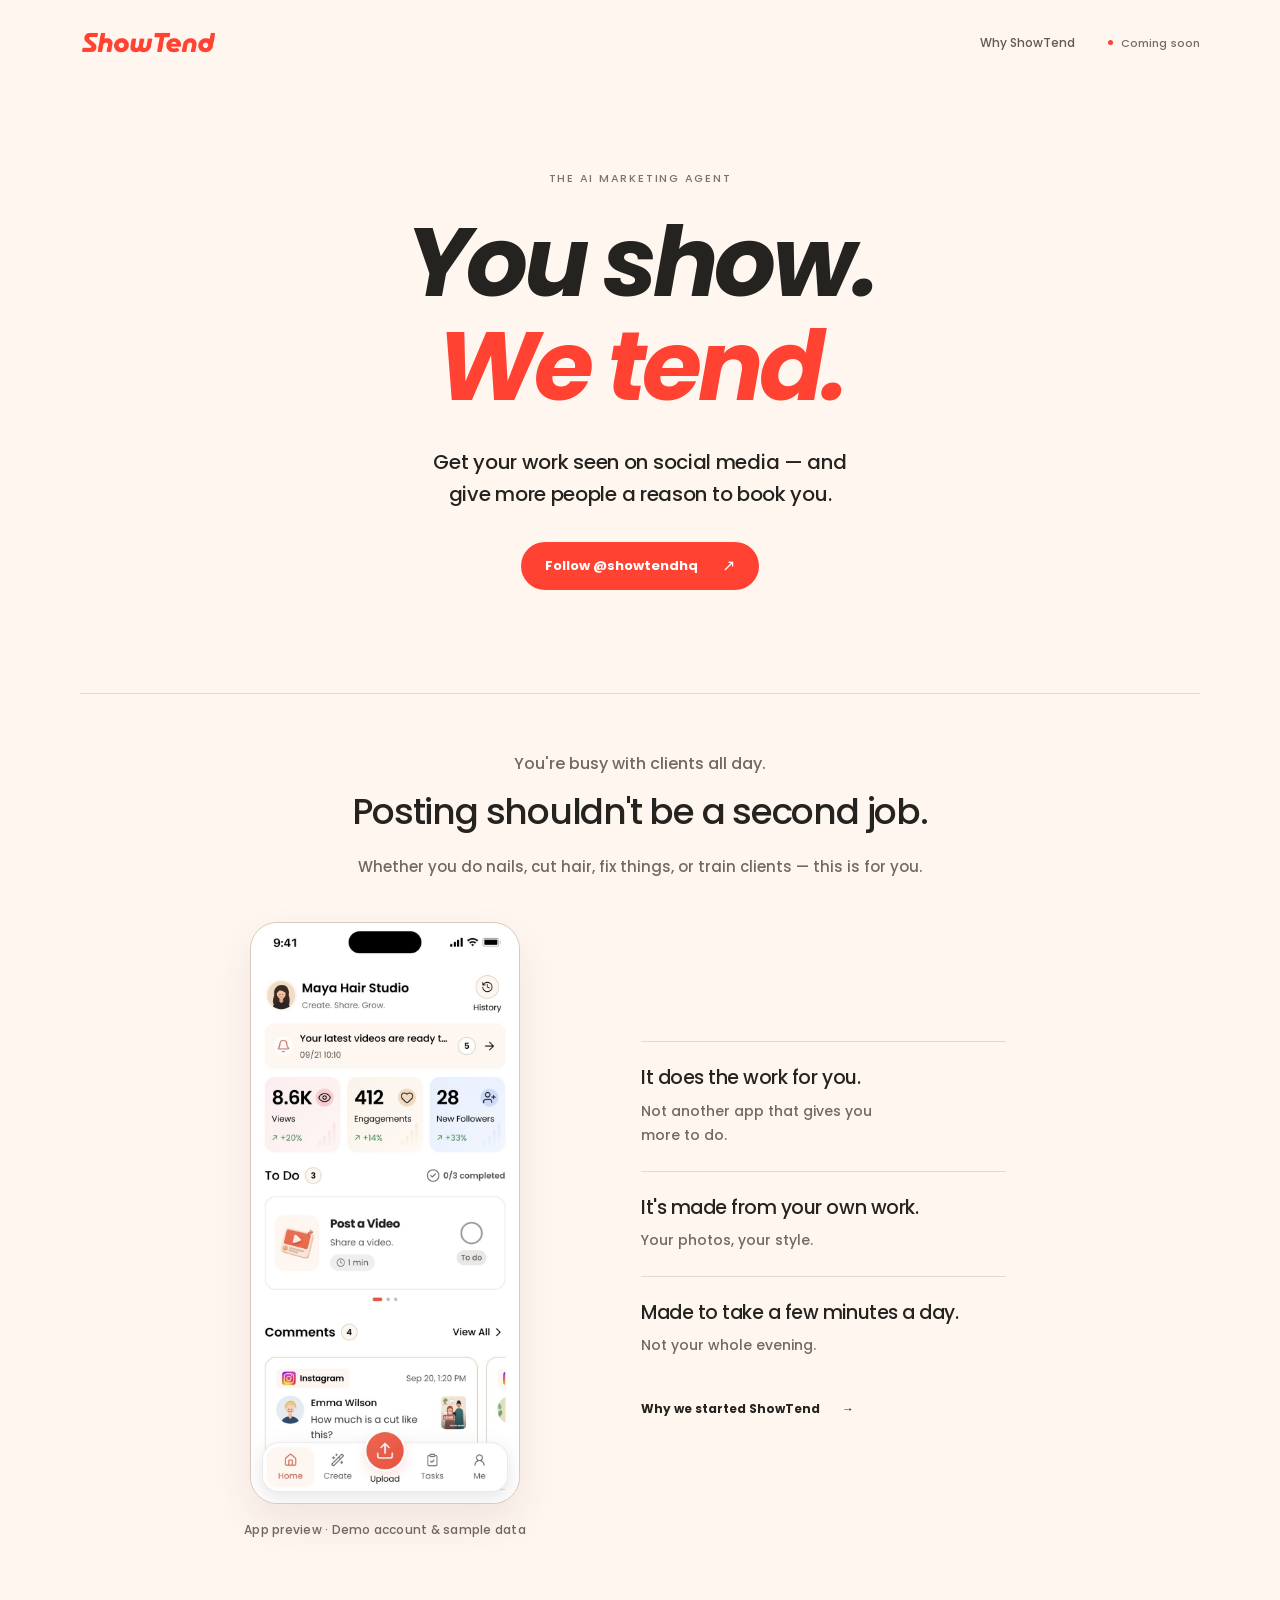
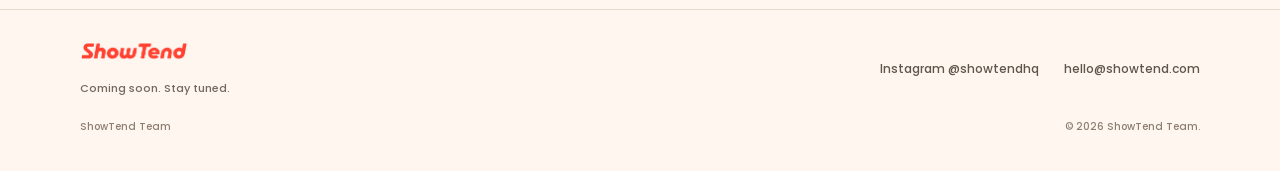
<file: index.html>
<!doctype html>
<html lang="en">
<head>
  <meta charset="utf-8">
  <meta name="viewport" content="width=device-width, initial-scale=1">
  <title>ShowTend | The AI Marketing Agent That Gets You Seen</title>
  <meta name="description" content="Get your work seen on social media — and give more people a reason to book you. ShowTend, the AI marketing agent for people who work for themselves. Coming soon.">
  <meta property="og:type" content="website">
  <meta property="og:site_name" content="ShowTend">
  <meta property="og:title" content="ShowTend | You show. We tend.">
  <meta property="og:description" content="Get your work seen on social media — and give more people a reason to book you. Coming soon.">
  <link rel="canonical" href="https://www.showtend.com/">
  <meta property="og:url" content="https://www.showtend.com/">
  <meta property="og:image" content="https://www.showtend.com/assets/og-image.jpg">
  <meta property="og:image:width" content="1200">
  <meta property="og:image:height" content="630">
  <meta property="og:image:alt" content="ShowTend: You show. We tend. Get your work seen on social media.">
  <meta name="twitter:card" content="summary_large_image">
  <meta name="theme-color" content="#fff6f0">
  <link rel="icon" href="assets/favicon-32.png" sizes="32x32" type="image/png">
  <link rel="apple-touch-icon" href="assets/apple-touch-icon.png">
  <link rel="preload" href="fonts/poppins-700-italic.woff2" as="font" type="font/woff2" crossorigin>
  <link rel="preload" href="fonts/poppins-500.woff2" as="font" type="font/woff2" crossorigin>
  <link rel="stylesheet" href="styles.css?v=11.1">
  <link rel="stylesheet" href="second-screen.css?v=11.1">
</head>
<body>
  <a class="skip" href="#main">Skip to content</a>
  <header class="site-header">
    <div class="wrap header-row">
      <a class="brand" href="index.html" aria-label="ShowTend home"><img src="assets/logo-red.png" alt="ShowTend" width="434" height="74"></a>
      <nav aria-label="Main"><a href="why.html">Why ShowTend</a><span class="soon"><i aria-hidden="true"></i>Coming soon</span></nav>
    </div>
  </header>
  <main id="main">
    <section class="wrap hero" aria-labelledby="hero-h">
      <p class="eyebrow">The AI marketing agent</p>
      <h1 id="hero-h">You show.<br><span>We tend.</span></h1>
      <p class="hero-result">Get your work seen on social media — and give more people a reason to book you.</p>
      <a class="button" href="https://www.instagram.com/showtendhq/" rel="me">Follow @showtendhq <span aria-hidden="true">↗</span></a>
    </section>

    <section id="overview" class="wrap introduction revised-introduction" aria-labelledby="intro-h">
      <div class="intro-heading">
        <p class="intro-context">You're busy with clients all day.</p>
        <h2 id="intro-h">Posting shouldn't be a second job.</h2>
        <p class="audience">Whether you do nails, cut hair, fix things, or train clients — this is for you.</p>
      </div>
      <div class="intro-layout">
        <figure class="product-preview">
          <div class="preview-mat">
            <div class="screen-frame"><img src="assets/app-home-demo.jpg" alt="ShowTend app home screen with a demo salon account, sample activity and example comments" width="780" height="1688" loading="lazy"></div>
          </div>
          <figcaption>App preview · Demo account &amp; sample data</figcaption>
        </figure>
        <div class="intro-details">
          <div class="benefits">
            <div><h3>It does the work for you.</h3><p>Not another app that gives you more to do.</p></div>
            <div><h3>It's made from your own work.</h3><p>Your photos, your style.</p></div>
            <div><h3>Made to take a few minutes a day.</h3><p>Not your whole evening.</p></div>
          </div>
          <a class="quiet-link" href="why.html">Why we started ShowTend <span aria-hidden="true">→</span></a>
        </div>
      </div>
    </section>
  </main>
  <footer class="site-footer">
    <div class="wrap footer-main">
      <div class="footer-brand"><a class="brand" href="index.html" aria-label="ShowTend home"><img src="assets/logo-red.png" alt="ShowTend" width="434" height="74"></a><p>Coming soon. Stay tuned.</p></div>
      <div class="footer-links"><a href="https://www.instagram.com/showtendhq/" rel="me">Instagram @showtendhq</a><a href="mailto:hello@showtend.com">hello@showtend.com</a></div>
    </div>
    <div class="wrap footer-meta">
      <p>ShowTend Team</p>
      <p>© 2026 ShowTend Team.</p>
    </div>
  </footer>
</body>
</html>
</file>
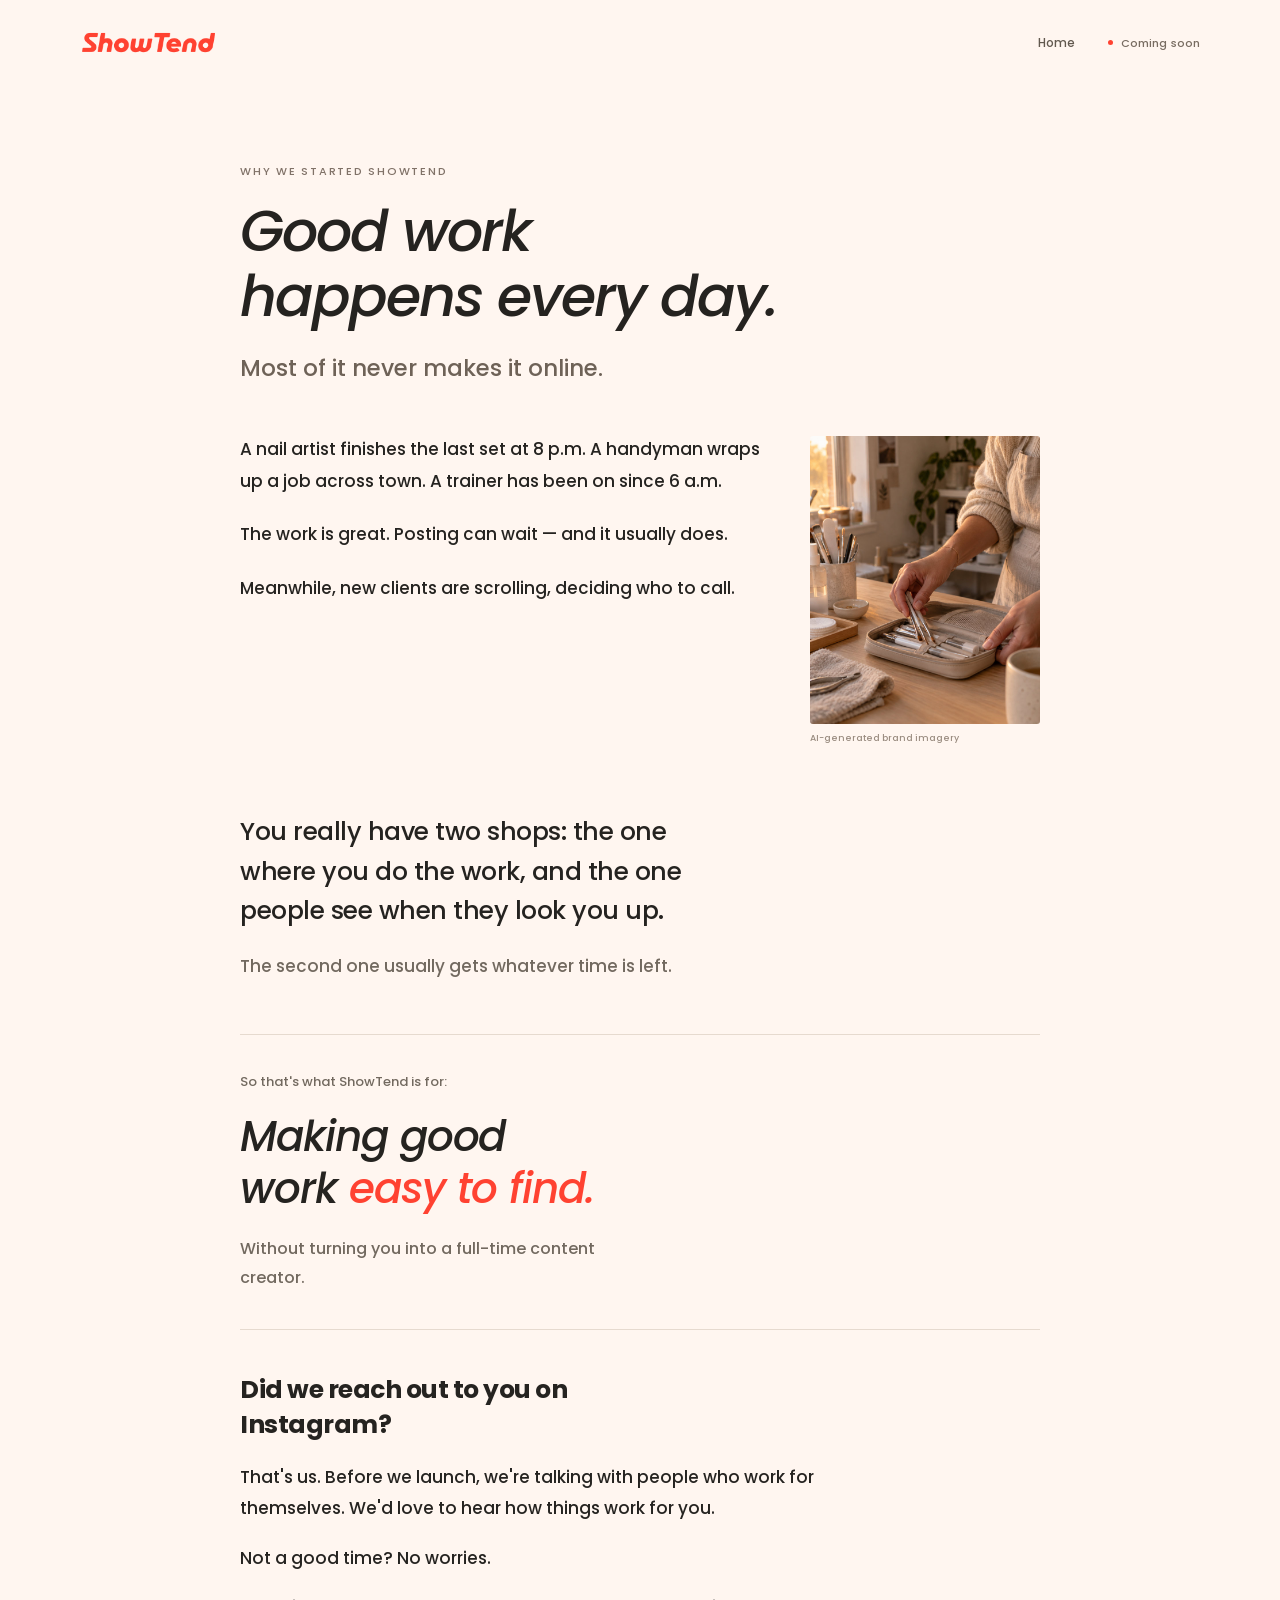
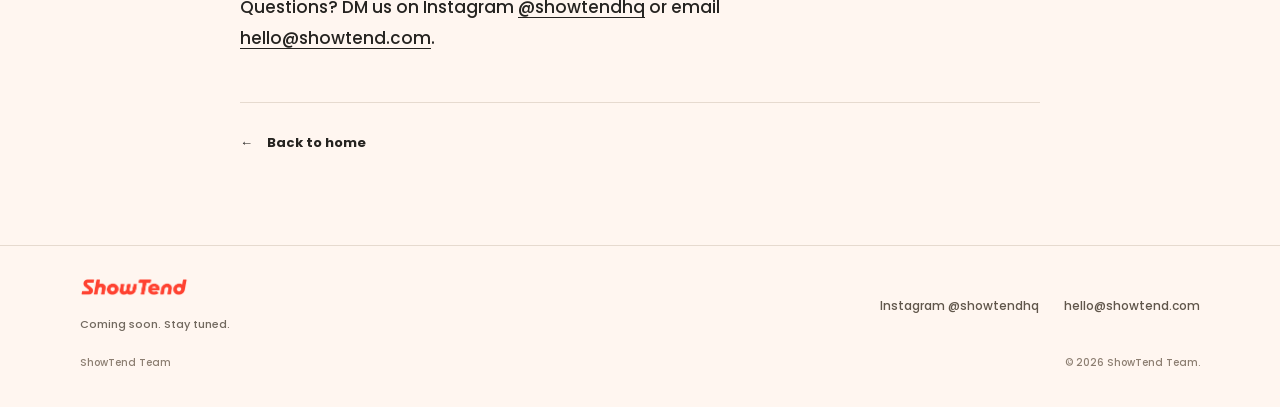
<file: why.html>
<!doctype html>
<html lang="en">
<head>
  <meta charset="utf-8">
  <meta name="viewport" content="width=device-width, initial-scale=1">
  <title>Why We Started ShowTend | ShowTend</title>
  <meta name="description" content="Good work happens every day. Most of it never makes it online. That's why we started ShowTend: to make good work easy to find.">
  <meta property="og:type" content="article">
  <meta property="og:site_name" content="ShowTend">
  <meta property="og:title" content="Why we started ShowTend">
  <meta property="og:description" content="Making good work easy to find — without turning you into a full-time content creator.">
  <link rel="canonical" href="https://www.showtend.com/why.html">
  <meta property="og:url" content="https://www.showtend.com/why.html">
  <meta property="og:image" content="https://www.showtend.com/assets/og-image.jpg">
  <meta property="og:image:width" content="1200">
  <meta property="og:image:height" content="630">
  <meta property="og:image:alt" content="ShowTend: You show. We tend. Get your work seen on social media.">
  <meta name="twitter:card" content="summary_large_image">
  <meta name="theme-color" content="#fff6f0">
  <link rel="icon" href="assets/favicon-32.png" sizes="32x32" type="image/png">
  <link rel="apple-touch-icon" href="assets/apple-touch-icon.png">
  <link rel="preload" href="fonts/poppins-500-italic.woff2" as="font" type="font/woff2" crossorigin>
  <link rel="preload" href="fonts/poppins-500.woff2" as="font" type="font/woff2" crossorigin>
  <link rel="stylesheet" href="styles.css?v=11.1">
</head>
<body>
  <a class="skip" href="#main">Skip to content</a>
  <header class="site-header">
    <div class="wrap header-row">
      <a class="brand" href="index.html" aria-label="ShowTend home"><img src="assets/logo-red.png" alt="ShowTend" width="434" height="74"></a>
      <nav aria-label="Main"><a href="index.html">Home</a><span class="soon"><i aria-hidden="true"></i>Coming soon</span></nav>
    </div>
  </header>
  <main id="main" class="article-shell">
    <article class="story-article">
      <header class="article-header">
        <p class="eyebrow">Why we started ShowTend</p>
        <h1>Good work happens every day.</h1>
        <p class="article-deck">Most of it never makes it online.</p>
      </header>

      <div class="article-body">
        <figure class="article-photo"><img src="assets/why-work.jpg" alt="Hands putting away work tools in warm evening light" width="800" height="1000"><figcaption>AI-generated brand imagery</figcaption></figure>
        <p>A nail artist finishes the last set at 8 p.m. A handyman wraps up a job across town. A trainer has been on since 6 a.m.</p>
        <p>The work is great. Posting can wait — and it usually does.</p>
        <p>Meanwhile, new clients are scrolling, deciding who to call.</p>

        <div class="article-section shops">
          <p class="article-emphasis">You really have two shops: the one where you do the work, and the one people see when they look you up.</p>
          <p>The second one usually gets whatever time is left.</p>
        </div>

        <div class="mission">
          <p>So that's what ShowTend is for:</p>
          <h2>Making good work <span>easy to find.</span></h2>
          <p>Without turning you into a full-time content creator.</p>
        </div>

        <section class="article-section reach" aria-labelledby="reach-h">
          <h2 id="reach-h">Did we reach out to you on Instagram?</h2>
          <p>That's us. Before we launch, we're talking with people who work for themselves. We'd love to hear how things work for you.</p>
          <p>Not a good time? No worries.</p>
          <p>Questions? DM us on Instagram <a href="https://www.instagram.com/showtendhq/" rel="me">@showtendhq</a> or email <a href="mailto:hello@showtend.com">hello@showtend.com</a>.</p>
        </section>

        <div class="article-end"><a class="quiet-link" href="index.html"><span aria-hidden="true">←</span> Back to home</a></div>
      </div>
    </article>
  </main>
  <footer class="site-footer">
    <div class="wrap footer-main">
      <div class="footer-brand"><a class="brand" href="index.html" aria-label="ShowTend home"><img src="assets/logo-red.png" alt="ShowTend" width="434" height="74"></a><p>Coming soon. Stay tuned.</p></div>
      <div class="footer-links"><a href="https://www.instagram.com/showtendhq/" rel="me">Instagram @showtendhq</a><a href="mailto:hello@showtend.com">hello@showtend.com</a></div>
    </div>
    <div class="wrap footer-meta">
      <p>ShowTend Team</p>
      <p>© 2026 ShowTend Team.</p>
    </div>
  </footer>
</body>
</html>
</file>
<file: styles.css>
@font-face{font-family:Poppins;src:url('fonts/poppins-700-italic.woff2') format('woff2');font-weight:700;font-style:italic;font-display:swap}
@font-face{font-family:Poppins;src:url('fonts/poppins-500-italic.woff2') format('woff2');font-weight:500;font-style:italic;font-display:swap}
@font-face{font-family:Poppins;src:url('fonts/poppins-500.woff2') format('woff2');font-weight:500;font-style:normal;font-display:swap}
@font-face{font-family:Poppins;src:url('fonts/poppins-700.woff2') format('woff2');font-weight:700;font-style:normal;font-display:swap}

/* 两个主要画面共用一套比例，正文和产品预览退到品牌主句之后。 */
:root{--paper:#fff6f0;--ink:#252320;--muted:#72695f;--red:#ff4231;--red-hover:#df321f;--line:#e6dacf;--oat:#e4ceba;--font:Poppins,Arial,Helvetica,sans-serif}
*{box-sizing:border-box}
html{-webkit-text-size-adjust:100%;font-synthesis:none}
body{margin:0;background:var(--paper);color:var(--ink);font-family:var(--font);font-weight:500;font-size:16px;line-height:1.65;-webkit-font-smoothing:antialiased}
h1,h2,h3,p,figure{margin:0}
img{display:block;max-width:100%;height:auto}
a{color:inherit}
a:focus-visible{outline:2px solid var(--ink);outline-offset:5px}
.wrap{width:min(calc(100% - 64px),1120px);margin-inline:auto}
.skip{position:absolute;top:-70px;left:16px;z-index:20;padding:10px 14px;background:var(--ink);color:#fff}
.skip:focus{top:10px}
.brand{display:inline-block;flex:none}
.brand img{width:137px}
.site-header{padding-block:31px}
.header-row{display:flex;align-items:center;justify-content:space-between;gap:25px}
.header-row nav{display:flex;align-items:center;gap:33px;font-size:12px}
.header-row nav a{text-decoration:none;color:#62594f}
.header-row nav a:hover{color:var(--ink)}
.soon{display:inline-flex;align-items:center;gap:8px;white-space:nowrap;color:#786c61;font-size:11px;letter-spacing:.01em}
.soon i{display:block;width:5px;height:5px;border-radius:50%;background:var(--red)}
.eyebrow{color:#807268;font-size:11px;line-height:1.5;letter-spacing:.16em;text-transform:uppercase}
.hero{text-align:center;padding-block:85px 103px}
.hero h1{margin-top:23px;font-size:clamp(74px,7.6vw,101px);font-weight:700;font-style:italic;line-height:1.07;letter-spacing:-.045em}
.hero h1 span{font-weight:700;color:var(--red)}
.hero-result{max-width:550px;margin:28px auto 0;font-size:20px;line-height:1.6;letter-spacing:-.015em;text-wrap:balance}
.button{display:inline-flex;align-items:center;justify-content:center;gap:24px;min-height:48px;padding:0 24px;margin-top:32px;background:var(--red);border-radius:999px;color:#fff;text-decoration:none;font-size:13px;font-weight:700;transition:background .15s}
.button:hover{background:var(--red-hover)}
.button span{font-size:16px;font-weight:500}
.introduction{display:grid;grid-template-columns:minmax(0,1fr) minmax(0,1fr);gap:clamp(50px,7vw,105px);align-items:center;padding-block:70px 75px;border-top:1px solid var(--line)}
.intro-copy{padding-block:24px}
.intro-copy h2{max-width:22ch;font-size:32px;font-weight:500;line-height:1.37;letter-spacing:-.025em;text-wrap:balance}
.intro-copy h2 span{display:block;margin-top:8px}
.audience{max-width:36ch;margin-top:25px;font-size:16px;line-height:1.75;color:var(--muted)}
.benefits{margin-top:36px;display:grid;gap:19px}
.benefits h3{font-size:15px;line-height:1.45;font-weight:700;letter-spacing:-.012em}
.benefits p{margin-top:3px;font-size:14px;color:var(--muted);line-height:1.65}
.quiet-link{display:inline-flex;align-items:center;gap:14px;font-size:13px;font-weight:700;text-decoration:none}
.quiet-link:hover{color:var(--red-hover)}
.intro-copy>.quiet-link{margin-top:33px}
.product-preview{width:100%;max-width:460px;justify-self:center}
.preview-mat{position:relative;display:flex;align-items:center;justify-content:center;padding:17px 25px 25px}
.preview-mat:before{content:"";position:absolute;inset:65px 0 48px 0;background:#f0e1d3;border-radius:7px}
.screen-frame{position:relative;width:300px;border:1px solid #d7c9bb;border-radius:24px;background:#fffaf6;padding:8px;box-shadow:0 20px 42px rgba(91,62,41,.10);overflow:hidden}
.screen-frame img{width:100%;border-radius:16px}
.product-preview figcaption{text-align:center;font-size:12px;color:var(--muted);letter-spacing:.045em;margin-top:8px}

/* 页脚收拢联系与主体信息，避免出现第二个宣告区。 */
.site-footer{padding-block:32px 36px;border-top:1px solid var(--line)}
.footer-main{display:flex;align-items:center;justify-content:space-between;gap:28px}
.footer-main .brand img{width:108px}
.footer-brand>p{font-size:11px;color:var(--muted);margin-top:10px}
.footer-links{display:flex;align-items:center;gap:25px;font-size:12px;color:#60564b}
.footer-links a{text-decoration:none}
.footer-links a:hover{color:var(--red-hover)}
.footer-meta{display:flex;justify-content:space-between;gap:22px;margin-top:22px;font-size:10px;line-height:1.65;color:#8c7e71}

/* 为什么页采用连续的短文排版，使命句成为文章中的视觉重点。 */
.article-shell{padding-block:78px 90px}
.story-article{width:min(calc(100% - 64px),800px);margin-inline:auto}
.article-header{margin-bottom:49px}
.article-header h1{max-width:19ch;margin-top:19px;font-size:57px;line-height:1.14;font-weight:500;font-style:italic;letter-spacing:-.035em;text-wrap:balance}
.article-deck{margin-top:22px;font-size:23px;line-height:1.5;color:#6e6257}
.article-body{font-size:17px;line-height:1.85}
.article-body>p{margin-bottom:22px}
.article-photo{float:right;width:230px;margin:2px 0 26px 43px}
.article-photo img{aspect-ratio:4/5;object-fit:cover;border-radius:3px}
.article-photo figcaption{margin-top:8px;font-size:9px;line-height:1.4;color:#998b7f}
.article-section{clear:both;padding-top:42px}
.article-emphasis{max-width:31ch;font-size:25px;line-height:1.58;letter-spacing:-.02em}
.shops>p+p{margin-top:20px;color:var(--muted)}
.mission{clear:both;margin-block:52px 0;padding-block:35px 36px;border-top:1px solid var(--line);border-bottom:1px solid var(--line)}
.mission>p:first-child{font-size:13px;color:var(--muted)}
.mission h2{max-width:22ch;margin-top:17px;font-size:42px;line-height:1.24;letter-spacing:-.025em;font-weight:500;font-style:italic;text-wrap:balance}
.mission h2 span{color:var(--red);font-weight:500}
.mission>p:last-child{margin-top:18px;max-width:37ch;font-size:16px;color:var(--muted)}
.reach h2{max-width:27ch;margin-bottom:20px;font-size:25px;line-height:1.4;letter-spacing:-.02em}
.reach p{max-width:60ch}
.reach p+p{margin-top:18px}
.reach a{text-decoration-thickness:1px;text-underline-offset:4px}
.article-end{display:flex;justify-content:space-between;align-items:center;gap:20px;margin-top:47px;padding-top:28px;border-top:1px solid var(--line)}
.article-end>p{font-size:13px;color:var(--muted)}

@media(max-width:900px){
  .introduction{gap:35px}
  .intro-copy h2{font-size:29px}
  .preview-mat{padding-inline:14px}
  .screen-frame{width:280px}
  .footer-meta{font-size:10px}
}
@media(max-width:700px){
  .wrap{width:min(calc(100% - 40px),1120px)}
  .site-header{padding-block:25px}
  .brand img{width:115px}
  .header-row nav{gap:17px;font-size:11px}
  .soon{font-size:10px;gap:6px}
  .soon i{width:4px;height:4px}
  .hero{padding-block:69px 75px}
  .eyebrow{font-size:9px;letter-spacing:.13em}
  .hero h1{margin-top:20px;font-size:clamp(53px,13.5vw,73px);line-height:1.1;letter-spacing:-.035em}
  .hero-result{max-width:30ch;margin-top:23px;font-size:17px;line-height:1.65}
  .button{margin-top:26px;min-height:47px;font-size:12px;gap:20px;padding-inline:21px}
  .introduction{grid-template-columns:1fr;gap:33px;padding-block:49px 58px}
  .intro-copy{padding:0}
  .intro-copy h2{max-width:25ch;font-size:27px;line-height:1.4}
  .intro-copy h2 span{margin-top:5px}
  .audience{margin-top:20px;max-width:36ch;font-size:15px}
  .benefits{margin-top:27px;gap:16px}
  .benefits h3{font-size:14px}
  .benefits p{font-size:13px}
  .intro-copy>.quiet-link{margin-top:25px}
  .product-preview{max-width:370px}
  .preview-mat{padding:15px 18px 22px}
  .preview-mat:before{inset:53px 0 45px}
  .screen-frame{width:285px;border-radius:23px;padding:7px}
  .product-preview figcaption{margin-top:5px;font-size:12px}
  .site-footer{padding-block:27px 31px}
  .footer-main{align-items:flex-start;gap:20px}
  .footer-main .brand img{width:91px}
  .footer-brand>p{font-size:10px;max-width:14ch}
  .footer-links{flex-direction:column;align-items:flex-end;gap:7px;font-size:11px}
  .footer-meta{flex-direction:column;gap:6px;margin-top:21px;font-size:10px}
  .article-shell{padding-block:51px 58px}
  .story-article{width:min(calc(100% - 40px),800px)}
  .article-header{margin-bottom:32px}
  .article-header h1{font-size:41px;line-height:1.18;max-width:18ch}
  .article-deck{font-size:19px;margin-top:19px}
  .article-body{font-size:15px;line-height:1.85}
  .article-body>p{margin-bottom:19px}
  .article-photo{float:none;width:100%;margin:0 0 29px}
  .article-photo img{aspect-ratio:16/9;object-position:center 58%}
  .article-photo figcaption{font-size:10px}
  .article-section{padding-top:29px}
  .article-emphasis{font-size:22px;line-height:1.6}
  .mission{margin-top:38px;padding-block:27px 29px}
  .mission h2{font-size:33px;max-width:20ch}
  .mission>p:first-child{font-size:12px}
  .mission>p:last-child{font-size:14px}
  .reach h2{font-size:22px}
  .reach p+p{margin-top:16px}
  .article-end{margin-top:33px;padding-top:23px;align-items:flex-start;flex-direction:column;gap:12px}
  .article-end>p{font-size:12px}
}
@media(max-width:380px){
  .header-row{gap:12px}
  .brand img{width:105px}
  .header-row nav{gap:11px;font-size:10px}
  .header-row nav a{white-space:nowrap}
  .soon{font-size:9px}
  .screen-frame{width:270px}
}
</file>
<file: second-screen.css>
/* 保留第二屏共同轴线，按实际 App 截图的完整比例调整边框与留白。 */
.revised-introduction{display:block;padding-block:57px 69px}
.intro-heading{text-align:center;margin-inline:auto;max-width:900px}
.intro-context{font-size:16px;line-height:1.6;color:var(--muted)}
.intro-heading h2{margin-top:11px;font-size:36px;line-height:1.32;font-weight:500;letter-spacing:-.034em;text-wrap:balance}
.intro-heading .audience{margin:18px auto 0;max-width:660px;font-size:15px;line-height:1.8}
.intro-layout{display:grid;grid-template-columns:340px minmax(0,1fr);align-items:center;gap:86px;width:min(100%,850px);margin:42px auto 0}
.revised-introduction .product-preview{width:100%;max-width:340px}
.revised-introduction .preview-mat{padding:0}
.revised-introduction .preview-mat:before{content:none}
.revised-introduction .screen-frame{width:270px;padding:0;border-radius:27px;box-shadow:0 18px 40px rgba(91,62,41,.09)}
.revised-introduction .screen-frame img{border-radius:26px}
.revised-introduction .product-preview figcaption{font-size:12px;letter-spacing:.02em;margin-top:16px}
.intro-details{max-width:365px}
.intro-details .benefits{margin:0;display:block}
.intro-details .benefits>div{padding:23px 0;border-top:1px solid var(--line)}
.intro-details .benefits h3{font-size:19px;line-height:1.4;font-weight:500;letter-spacing:-.025em}
.intro-details .benefits p{margin-top:7px;max-width:28ch;font-size:14px;line-height:1.75}
.intro-details>.quiet-link{margin-top:18px;font-size:12px;gap:22px}
@media(max-width:900px){
  .intro-layout{grid-template-columns:minmax(0,1fr) minmax(0,1fr);gap:45px;max-width:760px}
  .intro-details .benefits h3{font-size:18px}
}
@media(max-width:700px){
  .revised-introduction{padding-block:46px 56px}
  .intro-heading{text-align:center}
  .intro-context{font-size:14px}
  .intro-heading h2{font-size:28px;line-height:1.37;max-width:22ch;margin:11px auto 0}
  .intro-heading .audience{margin-top:17px;max-width:36ch;font-size:14px;line-height:1.8}
  .intro-layout{grid-template-columns:1fr;gap:29px;margin-top:34px}
  .revised-introduction .product-preview{max-width:100%;margin-inline:auto}
  .revised-introduction .screen-frame{width:260px;max-width:100%;padding:0;border-radius:26px;margin-inline:auto}
  .revised-introduction .product-preview figcaption{margin-top:14px;font-size:12px}
  .intro-details{max-width:100%}
  .intro-details .benefits>div{padding:20px 0}
  .intro-details .benefits h3{font-size:17px}
  .intro-details .benefits p{font-size:14px;margin-top:5px;max-width:34ch}
  .intro-details>.quiet-link{margin-top:13px;font-size:12px}
}
</file>
